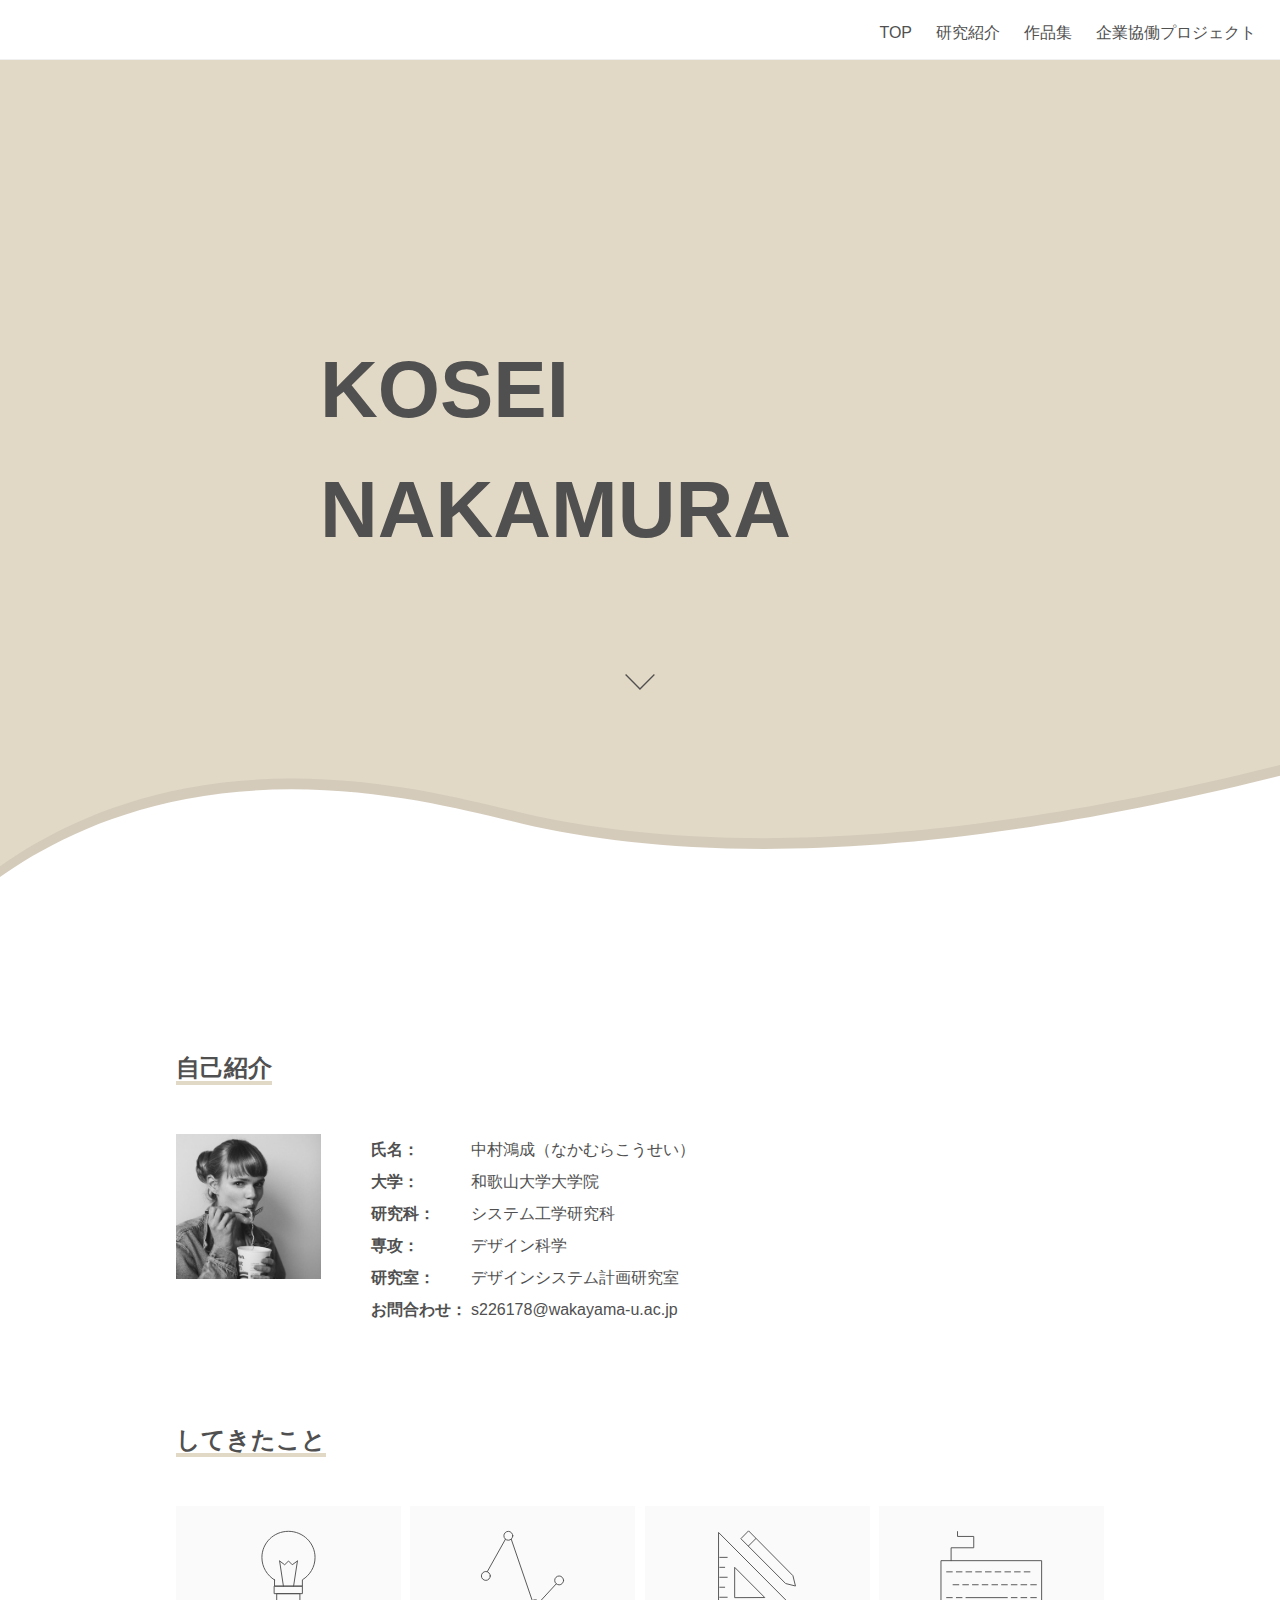
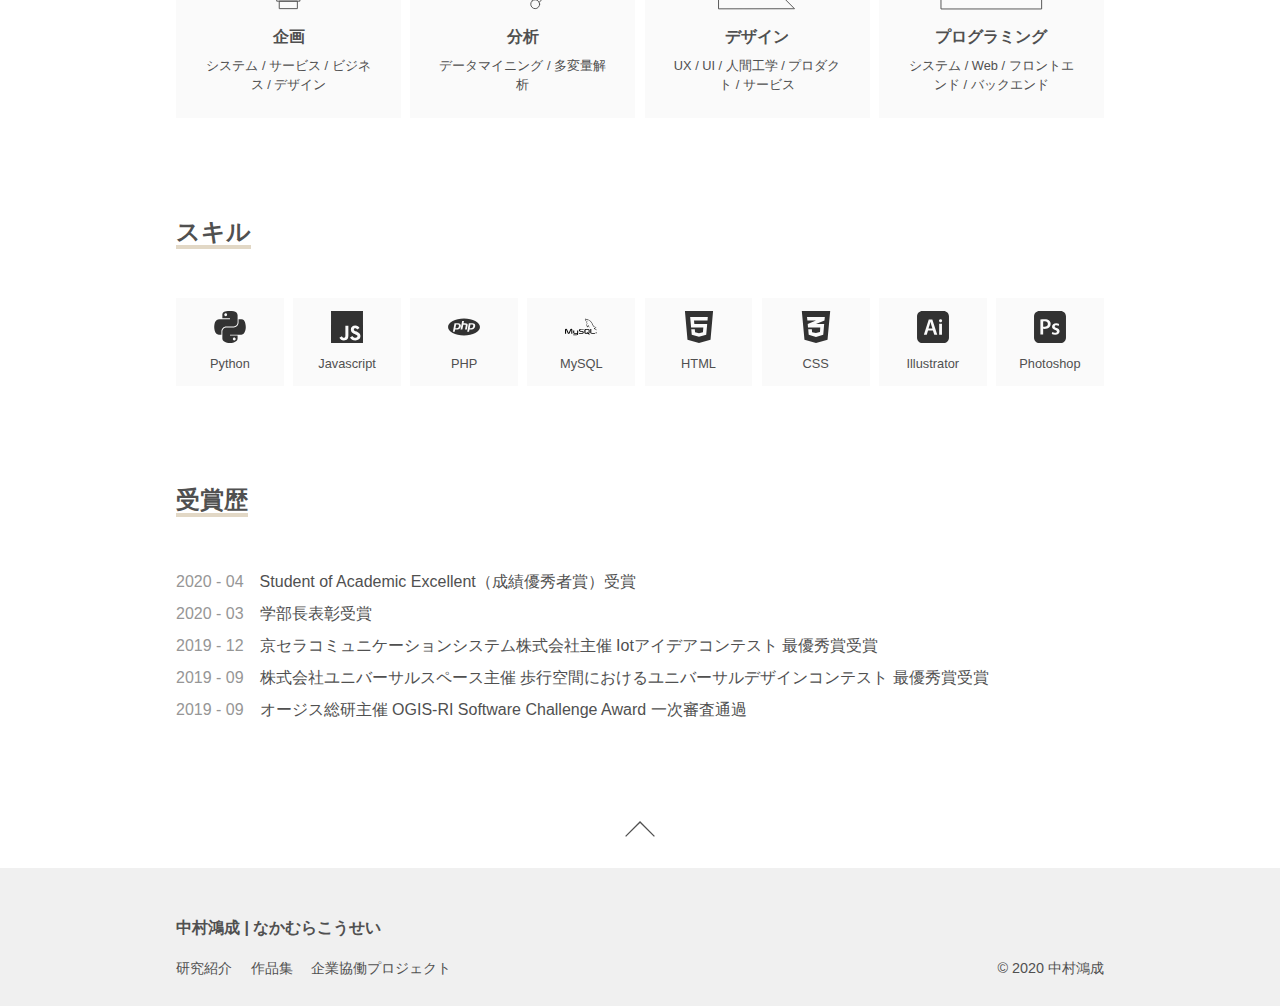
<file: 中村鴻成/index.html>
<!DOCTYPE html>
<html lang="ja">
  <head>
    <meta charset="UTF-8">
  	<meta name="viewport" content="width=device-width, initial-scale=1.0">
  	<meta http-equiv="X-UA-Compatible" content="ie=edge">
    <title>中村鴻成</title>
    <link rel="stylesheet" href="common.css">
    <link rel="stylesheet" href="main.css">
  </head>
  <body>
    <div id="nav">
    	<a href="#"><p class="nameicon bold">中村鴻成</p></a>
    	<nav>
    	  <ul>
    	    <li><a href="#">TOP</a></li>
    	    <li><a href="#">研究紹介</a></li>
    	    <li><a href="works.html">作品集</a></li>
    	    <li><a href="#">企業協働プロジェクト</a></li>
    	  </ul>
    	</nav>
    	<div id="burger">
    		<span></span>
    		<span></span>
    	</div>
    </div>
    <div id="header">
      <p class="bold myname">KOSEI NAKAMURA</p>
    </div>
    <div id="container">
      <img class="wave1" src="icon/wave.svg" alt="矢印のアイコン">
      <a href="#top" id="arrow"><img src="icon/arrow.svg" alt="矢印のアイコン"></a>
      <div class="white">
        <div class="about" id="top">
          <h1 class="bold"><b>自己紹介</b></h1>
          <div id="about-inner1" class="clearfix">
            <img src="img/profile.jpg" alt="プロフィール画像">
            <table>
              <tr><th scope="row" class="bold">氏名：</th><td>中村鴻成（なかむらこうせい）</td></tr>
              <tr><th scope="row" class="bold">大学：</th><td>和歌山大学大学院</td></tr>
              <tr><th scope="row" class="bold">研究科：</th><td>システム工学研究科</td></tr>
              <tr><th scope="row" class="bold">専攻：</th><td>デザイン科学</td></tr>
              <tr><th scope="row" class="bold">研究室：</th><td>デザインシステム計画研究室</td></tr>
              <tr><th scope="row" class="bold">お問合わせ：</th><td>s226178@wakayama-u.ac.jp</td></tr>
            </table>
          </div>
          <h1 class="bold"><b>してきたこと</b></h1>
          <div id="about-inner2" class="clearfix">
            <div class="done-list">
              <img src="icon/planning.svg" alt="企画のアイコン">
              <div class="list-in">
                <p class="bold">企画</p>
                <p class="done-list-d">システム / サービス / ビジネス / デザイン</p>
              </div>
            </div>
            <div class="done-list">
              <img src="icon/analysis.svg" alt="分析のアイコン">
              <div class="list-in">
                <p class="bold">分析</p>
                <p class="done-list-d">データマイニング / 多変量解析</p>
              </div>
            </div>
            <div class="done-list">
              <img src="icon/design.svg" alt="デザインのアイコン">
              <div class="list-in">
                <p class="bold">デザイン</p>
                <p class="done-list-d">UX / UI / 人間工学 / プロダクト / サービス</p>
              </div>
            </div>
            <div class="done-list">
              <img src="icon/programming.svg" alt="プログラミングのアイコン">
              <div class="list-in">
                <p class="bold">プログラミング</p>
                  <p class="done-list-d">システム / Web / フロントエンド / バックエンド</p>
              </div>
            </div>
          </div>
          <h1 class="bold"><b>スキル</b></h1>
          <div id="about-inner3" class="clearfix">
            <div class="soft-icon"><img src="soft-icon/Python.svg" alt="Pythonのアイコン"><p>Python</p></div>
            <div class="soft-icon"><img src="soft-icon/Javascript.svg" alt="Javascriptのアイコン"><p>Javascript</p></div>
            <div class="soft-icon"><img src="soft-icon/PHP.svg" alt="PHPのアイコン"><p>PHP</p></div>
            <div class="soft-icon"><img src="soft-icon/MySQL.svg" alt="MySQLのアイコン"><p>MySQL</p></div>
            <div class="soft-icon"><img src="soft-icon/HTML.svg" alt="HTMLのアイコン"><p>HTML</p></div>
            <div class="soft-icon"><img src="soft-icon/CSS.svg" alt="CSSのアイコン"><p>CSS</p></div>
            <div class="soft-icon"><img src="soft-icon/Illustrator.svg" alt="Illustratorのアイコン"><p>Illustrator</p></div>
            <div class="soft-icon"><img src="soft-icon/Photoshop.svg" alt="Photoshopのアイコン"><p>Photoshop</p></div>
          </div>
          <h1 class="bold"><b>受賞歴</b></h1>
          <div id="about-inner4">
            <div class="clearfix">
              <p class="award-date">2020 - 04</p>
              <p class="award-name">Student of Academic Excellent（成績優秀者賞）受賞</p>
            </div>
            <div class="clearfix">
              <p class="award-date">2020 - 03</p>
              <p class="award-name">学部長表彰受賞</p>
            </div>
            <div class="clearfix">
              <p class="award-date">2019 - 12</p>
              <p class="award-name">京セラコミュニケーションシステム株式会社主催 Iotアイデアコンテスト 最優秀賞受賞</p>
            </div>
            <div class="clearfix">
              <p class="award-date">2019 - 09</p>
              <p class="award-name">株式会社ユニバーサルスペース主催 歩行空間におけるユニバーサルデザインコンテスト 最優秀賞受賞</p>
            </div>
            <div class="clearfix">
              <p class="award-date">2019 - 09</p>
              <p class="award-name">オージス総研主催 OGIS-RI Software Challenge Award 一次審査通過</p>
            </div>
          </div>
        </div>
      </div>
      <div id="footer">
        <a href="#top"><img src="icon/arrow.svg" alt="矢印のアイコン"></a>
        <div class="footer">
          <p class="bold">中村鴻成 | なかむらこうせい</p>
          <ul>
            <li><a href="#">研究紹介</a></li>
            <li><a href="works.html">作品集</a></li>
            <li><a href="#">企業協働プロジェクト</a></li>
          </ul>
          <p class="c">© 2020 中村鴻成</p>
        </div>
      </div>
    </div>

  <script src="jquery.js"></script>
  <script type="text/javascript" src="function.js"></script>
  </body>
</html>
</file>
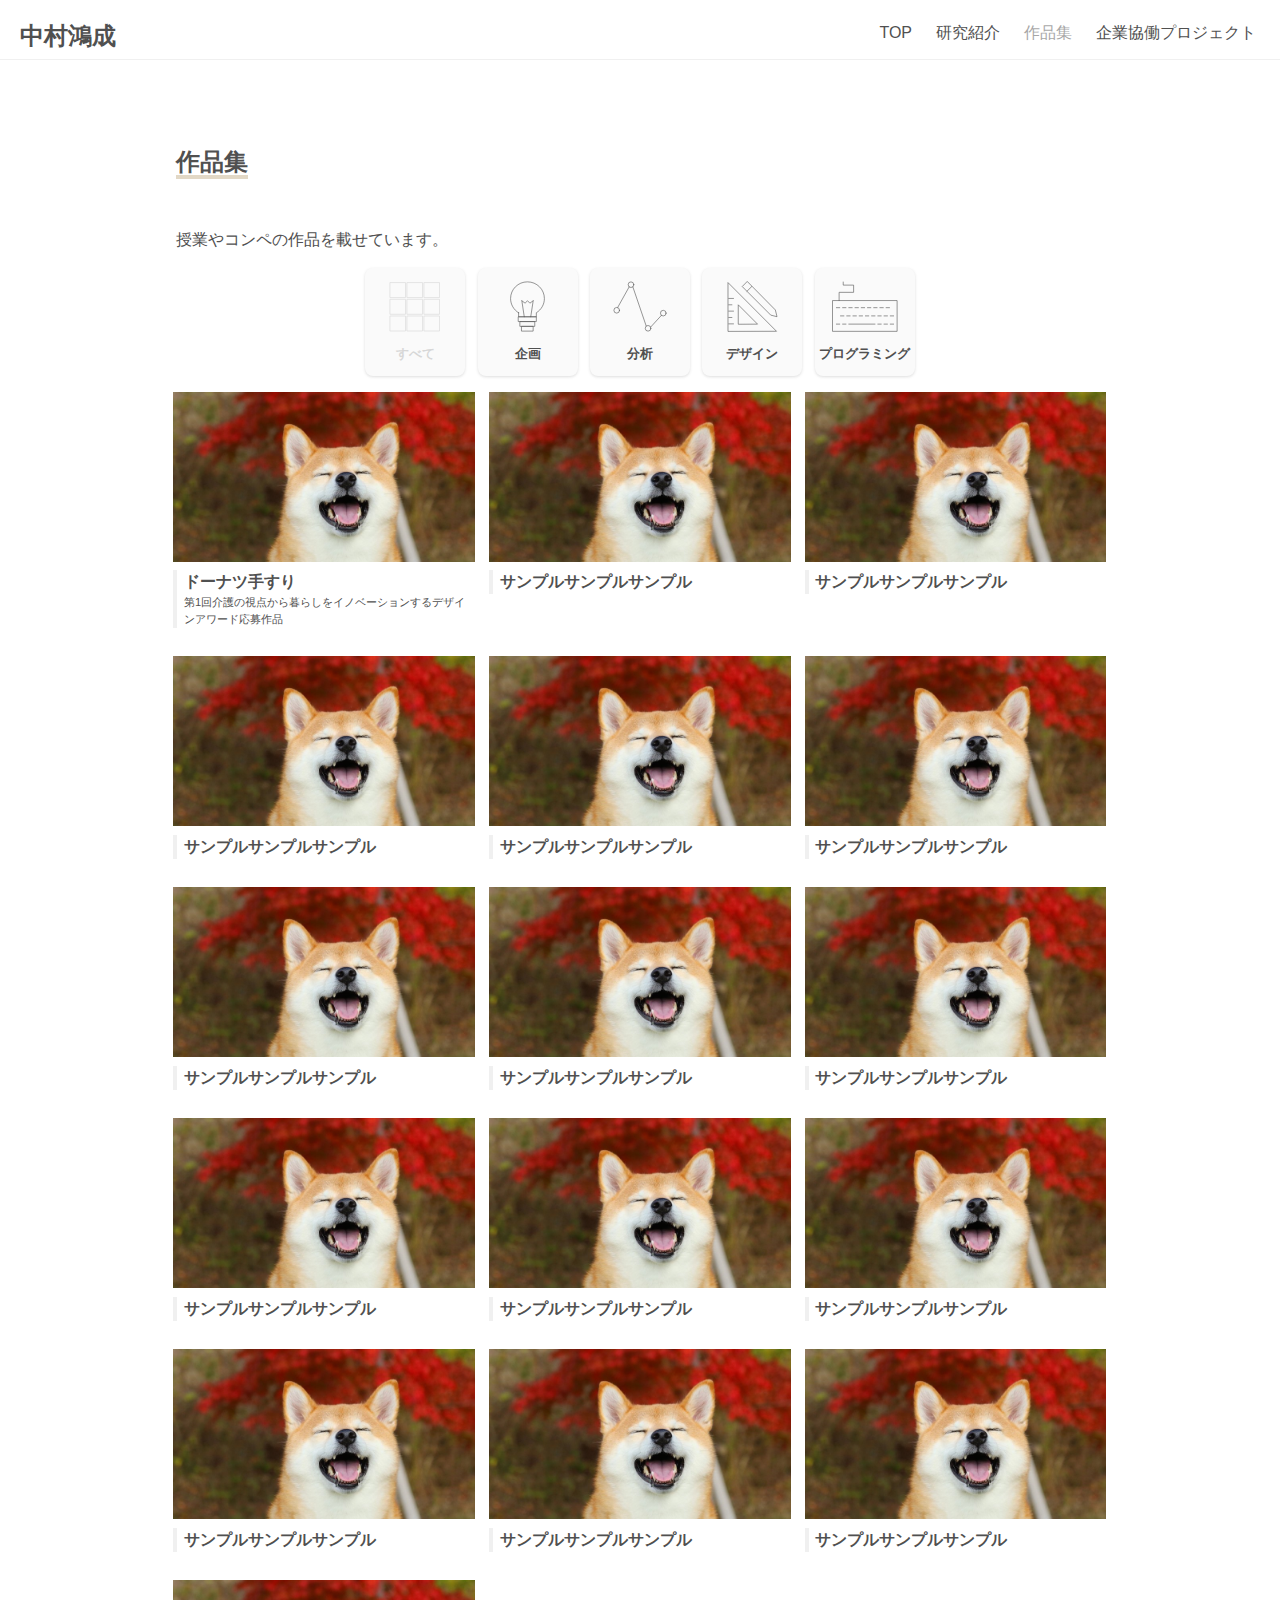
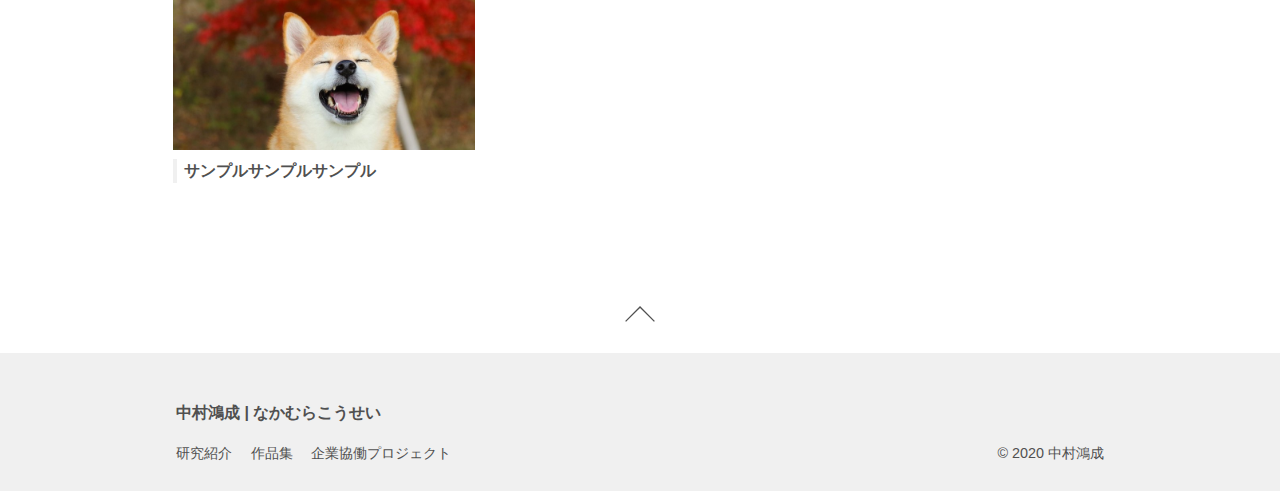
<file: 中村鴻成/works.html>
<!DOCTYPE html>
<html lang="ja">
  <head>
    <meta charset="UTF-8">
  	<meta name="viewport" content="width=device-width, initial-scale=1.0">
  	<meta http-equiv="X-UA-Compatible" content="ie=edge">
    <title>中村鴻成</title>
    <link rel="stylesheet" href="common.css">
    <link rel="stylesheet" href="main.css">
  </head>
  <body>
    <div id="nav">
    	<a href="index.html"><p class="nameicon bold">中村鴻成</p></a>
    	<nav>
    	  <ul>
    	    <li><a href="index.html">TOP</a></li>
    	    <li><a href="#">研究紹介</a></li>
    	    <li><a href="#" class='opacity'>作品集</a></li>
    	    <li><a href="#">企業協働プロジェクト</a></li>
    	  </ul>
    	</nav>
    	<div id="burger">
    		<span></span>
    		<span></span>
    	</div>
    </div>
    <div id="container2">
      <div class="about">
        <h1 class="bold"><b>作品集</b></h1>
        <p>授業やコンペの作品を載せています。</p>
      </div>
      <div class="selector">
        <ul id="work-type" class="bold">
          <li><a href="" class="all wtc" data-filter="all"><img src="icon/all.svg" alt="すべてのアイコン"><p>すべて</p></a></li>
          <li><a href="" class="planning wtc" data-filter="planning"><img src="icon/planning.svg" alt="企画のアイコン"><p>企画</p></a></li>
          <li><a href="" class="analysis wtc" data-filter="analysis"><img src="icon/analysis.svg" alt="分析のアイコン"><p>分析</p></a></li>
          <li><a href="" class="design wtc" data-filter="design"><img src="icon/design.svg" alt="デザインのアイコン"><p>デザイン</p></a></li>
          <li><a href="" class="programming wtc" data-filter="programming"><img src="icon/programming.svg" alt="プログラミングのアイコン"><p>プログラミング</p></a></li>
        </ul>
      </div>
      <div id="works">
        <a href="works/01.html" class="work planning analysis" data-category="planning analysis">
          <img src="sample.jpg" alt="見出し画像">
          <div class="list-in">
            <p class="bold">ドーナツ手すり</p>
            <p class="explain">第1回介護の視点から暮らしをイノベーションするデザインアワード応募作品</p>
          </div>
        </a>
        <div class="work analysis" data-category="analysis">
          <img src="sample.jpg" alt="見出し画像">
          <div class="list-in bold">
            <p>サンプルサンプルサンプル</p>
          </div>
        </div>
        <div class="work design" data-category="design">
          <img src="sample.jpg" alt="見出し画像">
          <div class="list-in bold">
            <p>サンプルサンプルサンプル</p>
          </div>
        </div>
        <div class="work programming" data-category="programming">
          <img src="sample.jpg" alt="見出し画像">
          <div class="list-in bold">
            <p>サンプルサンプルサンプル</p>
          </div>
        </div>
        <div class="work planning analysis" data-category="planning analysis">
          <img src="sample.jpg" alt="見出し画像">
          <div class="list-in bold">
            <p>サンプルサンプルサンプル</p>
          </div>
        </div>
        <div class="work analysis" data-category="analysis">
          <img src="sample.jpg" alt="見出し画像">
          <div class="list-in bold">
            <p>サンプルサンプルサンプル</p>
          </div>
        </div>
        <div class="work design" data-category="design">
          <img src="sample.jpg" alt="見出し画像">
          <div class="list-in bold">
            <p>サンプルサンプルサンプル</p>
          </div>
        </div>
        <div class="work programming" data-category="programming">
          <img src="sample.jpg" alt="見出し画像">
          <div class="list-in bold">
            <p>サンプルサンプルサンプル</p>
          </div>
        </div>
        <div class="work planning analysis" data-category="planning analysis">
          <img src="sample.jpg" alt="見出し画像">
          <div class="list-in bold">
            <p>サンプルサンプルサンプル</p>
          </div>
        </div>
        <div class="work analysis" data-category="analysis">
          <img src="sample.jpg" alt="見出し画像">
          <div class="list-in bold">
            <p>サンプルサンプルサンプル</p>
          </div>
        </div>
        <div class="work design" data-category="design">
          <img src="sample.jpg" alt="見出し画像">
          <div class="list-in bold">
            <p>サンプルサンプルサンプル</p>
          </div>
        </div>
        <div class="work programming" data-category="programming">
          <img src="sample.jpg" alt="見出し画像">
          <div class="list-in bold">
            <p>サンプルサンプルサンプル</p>
          </div>
        </div>
        <div class="work planning analysis" data-category="planning analysis">
          <img src="sample.jpg" alt="見出し画像">
          <div class="list-in bold">
            <p>サンプルサンプルサンプル</p>
          </div>
        </div>
        <div class="work analysis" data-category="analysis">
          <img src="sample.jpg" alt="見出し画像">
          <div class="list-in bold">
            <p>サンプルサンプルサンプル</p>
          </div>
        </div>
        <div class="work design" data-category="design">
          <img src="sample.jpg" alt="見出し画像">
          <div class="list-in bold">
            <p>サンプルサンプルサンプル</p>
          </div>
        </div>
        <div class="work programming" data-category="programming">
          <img src="sample.jpg" alt="見出し画像">
          <div class="list-in bold">
            <p>サンプルサンプルサンプル</p>
          </div>
        </div>
      </div>
      <div id="footer">
        <a href="#top"><img src="icon/arrow.svg" alt="矢印のアイコン"></a>
        <div class="footer">
          <p class="bold">中村鴻成 | なかむらこうせい</p>
          <ul>
            <li><a href="#">研究紹介</a></li>
            <li><a href="works.html">作品集</a></li>
            <li><a href="#">企業協働プロジェクト</a></li>
          </ul>
          <p class="c">© 2020 中村鴻成</p>
        </div>
      </div>
    </div>

  <script src="jquery.js"></script>
  <script type="text/javascript" src="function.js"></script>
  </body>
</html>
</file>
<file: 中村鴻成/common.css>
html, body, div, span, object, iframe,
h1, h2, h3, h4, h5, h6, p, blockquote, pre,
abbr, address, cite, code,
del, dfn, em, img, ins, kbd, q, samp,
small, strong, sub, sup, var,
b, i,
dl, dt, dd, ol, ul, li,
fieldset, form, label, legend,
table, caption, tbody, tfoot, thead, tr, th, td,
article, aside, canvas, details, figcaption, figure,
footer, header, hgroup, menu, nav, section, summary,
time, mark, audio, video {
    margin:0;
    padding:0;
    border:0;
    outline:0;
    font-size:100%;
    vertical-align:baseline;
    background:transparent;
}

body {
    line-height:1;
}

article,aside,details,figcaption,figure,
footer,header,hgroup,menu,nav,section {
    display:block;
}

nav ul {
    list-style:none;
}

blockquote, q {
    quotes:none;
}

blockquote:before, blockquote:after,
q:before, q:after {
    content:'';
    content:none;
}

a {
    margin:0;
    padding:0;
    font-size:100%;
    vertical-align:baseline;
    background:transparent;
}

/* change colours to suit your needs */
ins {
    background-color:#ff9;
    color:#000;
    text-decoration:none;
}

/* change colours to suit your needs */
mark {
    background-color:#ff9;
    color:#000;
    font-style:italic;
    font-weight:bold;
}

del {
    text-decoration: line-through;
}

abbr[title], dfn[title] {
    border-bottom:1px dotted;
    cursor:help;
}

table {
    border-collapse:collapse;
    border-spacing:0;
}

/* change border colour to suit your needs */
hr {
    display:block;
    height:1px;
    border:0;
    border-top:1px solid #cccccc;
    margin:1em 0;
    padding:0;
}

input, select {
    vertical-align:middle;
}
/************************************************************************************************/
* {
  font-family: "游ゴシック体", YuGothic, "游ゴシック Medium", "Yu Gothic Medium", "游ゴシック", "Yu Gothic", sans-serif;
  color: rgb(80, 80, 80);
  font-size: 1.1em;
  text-decoration: none;
	list-style-type: none;
  line-height: 1.5em;
}

.bold{
  font-family: "游ゴシック体", YuGothic, "游ゴシック", "Yu Gothic", sans-serif;
  font-weight: bold;
}

.normal{
  font-family: "游ゴシック体", YuGothic, "游ゴシック Medium", "Yu Gothic Medium", "游ゴシック", "Yu Gothic", sans-serif;
  font-weight: normal;
}

.clearfix:after{
	content: "";
	clear: both;
	display: block;
}

.opacity {
  opacity: .5;
}

h1 {
  padding: 4em 0 2em 0;
  font-size: 1.5em;
}

a {
  transition: .2s;
}

a:hover {
  opacity: 0.7;
}

#nav {
  width: 100%;
  height: 3.7em;
  position: fixed;
  top: 0;
  left: 0;
  transition: .5s;
  z-index: 999;
  display: flex;
  background-color: white;
  border-bottom: 1px rgb(240, 240, 240) solid;
}
#nav a {
  z-index: 1;
}
#nav nav {
  width: 100%;
  height: 100%;
  position: absolute;
  top: 1.3em;
  right: 0.5em;
}
#nav nav ul {
  display: flex;
	flex-flow: row;
	justify-content: flex-end;
	margin: 0;
}
#nav nav ul li a {
  display: block;
  padding: 0 1em 0 0.5em;
}

#burger {
  position: absolute;
  top: 1.5em;
  right: 1.5em;
  width: 2em;
  height: 0.7em;
  cursor: pointer;
  z-index: 2;
}
#burger span {
  position: absolute;
  left: 0;
  width: 100%;
  height: 2px;
  background-color: rgb(80, 80, 80);
  border-radius: 4px;
}
#burger, #burger span {
  display: none;
  transition: all .5s;
  box-sizing: border-box;
}
#burger span:nth-of-type(1) {
  top: 0;
}
#burger span:nth-of-type(2) {
  bottom: 0;
}

#burger.active span:nth-of-type(1) {
  -webkit-transform: translateY(0.3em) rotate(45deg);
  transform: translateY(0.3em) rotate(45deg);
}
#burger.active span:nth-of-type(2) {
  -webkit-transform: translateY(-0.3em) rotate(-45deg);
  transform: translateY(-0.3em) rotate(-45deg);
}

.nameicon {
  font-size: 1.5em;
  position: absolute;
  top: 1.1rem;
  left: 1.25rem;
  display: none;
}

.footer {
  width: 1024px;
  margin: 0 auto;
  padding: 3em;
  box-sizing: border-box;
}

#footer {
  width: 100%;
  background-color: rgb(240, 240, 240);
  position: absolute;
  bottom: 0;
}
#footer img {
  width: 30px;
  position: absolute;
  top: -3em;
  left: 50%;
  transform: translateX(-50%) rotate(180deg);
  -webkit-transform: translateX(-50%) rotate(180deg);
  -ms-transform: translateX(-50%) rotate(180deg);
}
#footer ul {
  margin-top: 2%;
}
#footer ul li{
  float: left;
  font-size: .9em;
  margin: 0 2% 0 0;
}

.c {
  float: right;
  font-size: .9em;
}


@media screen and (max-width: 1024px) {
  .footer {
    width: 100%;
  }
  #footer li {
    margin: 0 2% 0 0;
  }
}

@media screen and (max-width: 896px) {
  #nav nav {
    width: 100%;
    height: auto;
    text-align: left;
    display: none;
    position: fixed;
    top: 3.7em;
    left: 0;
    z-index: 1;
  }
  #nav nav ul {
    box-sizing: border-box;
    padding: 1em 0;
    width: 100%;
    flex-flow: column;
    background-color: white;
  }
  #nav nav ul li {
    box-sizing: border-box;
    width: 100%;
    padding: 0 0.8em;
  }
  #nav nav ul li a {
    padding: 1em;
  }

  #burger, #burger span {
    display: inline-block;
  }

  .nameicon {
    left: 1.3rem;
  }
}

@media screen and (max-width: 500px) {
  .footer {
    padding: 1.5em;
  }

  .c {
    margin-top: 4em;
    float: none;
    text-align: center;
  }
}
</file>
<file: 中村鴻成/main.css>
b {
  border-bottom: .2em rgb(226, 216, 198) solid;
}

#header {
  width: 100%;
  height: 100%;
  background-color: rgb(226, 216, 198);
  position: fixed;
  top: 0;
  z-index: 2;
}
#arrow {
  width: 30px;
  position: absolute;
  top: -5%;
  left: 50%;
  transform: translateX(-50%);
  -webkit-transform: translateX(-50%);
  -ms-transform: translateX(-50%);
}

.myname {
  font-size: 5em;
  position: absolute;
  top: 50%;
  left: 50%;
  transform: translate(-50%, -50%);
  -webkit-transform: translate(-50%, -50%);
  -ms-transform: translate(-50%, -50%);
}

#container {
  margin-top: 85vh;
  width: 100%;
  position: absolute;
  z-index: 111;
}
.about {
  width: 1024px;
  margin: 0 auto;
  padding: 3em 3em 17.5em 3em;
  box-sizing: border-box;
}

.selector {
  width: 1024px;
  margin: 0 auto;
  text-align: center;
  padding: 0 3em;
  box-sizing: border-box;
}

#container2 {
  width: 100%;
  background-color: rgb(255, 255, 255);
  position: relative;
  min-height: 100vh;
}
#container2 .about{
  padding-bottom: 0;
}

#about-inner1 img {
  width: 145px;
  height: 145px;
  object-fit: cover;
  float: left;
}
#about-inner1 table {
  height: 150px;
  margin: 0 0 0 50px;
  text-align: left;
  float: left;
}
#about-inner1 th {
  padding: 0.25em 0;
  width: 100px;
}
#work-type {
  margin: 4.5em 0 3em 0;
  overflow-x: auto;
  white-space: nowrap;
  -webkit-overflow-scrolling: touch;
  height: auto;
  padding: 1em 0;
  box-sizing: border-box;
  width: auto;
  margin: 0 auto;
}
#work-type p {
  margin: 0 0 1em 0;
}
#work-type img {
  height: 4em;
  margin: 1em 0 .5em 0;
}
#work-type li {
  display: inline-block;
  text-align: center;
  width: 100px;
  -webkit-box-shadow: 0 1px 3px 0 rgba(88, 88, 88, 0.2);
  box-shadow: 0 1px 3px 0 rgba(88, 88, 88, 0.2);
  background-color: rgb(250, 250, 250);
  border-radius: .5em;
  margin-right: .5em;
}
#work-type li:nth-last-child(1) {
  margin-right: 0;
}
#work-type li a {
  display: block;
  font-size: .8em;
}

#works {
  width: 1024px;
  margin: 0 auto;
  display: flex;
  flex-wrap: wrap;
  padding: 0 -webkit-calc(3em - 0.75%) 17.5em -webkit-calc(3em - 0.75%);
  padding: 0 calc(3em - 0.75%) 17.5em calc(3em - 0.75%);
  box-sizing: border-box;
}
.work {
  width: 31.83333%;
  width: -webkit-calc(95.5% / 3);
  width: calc(95.5% / 3);
  margin: 0 0.75% 3% 0.75%;
}
.work img {
  width: 100%;
  height: 170px;
  object-fit: cover;
}

.award-date {
  float: left;
  margin: 0.25em 1em 0.25em 0;
  color: rgb(150, 150, 150);
}

.award-name {
  float: left;
  margin: 0.25em 1em 0.25em 0;
}

#about-inner2 {
  display: flex;
  justify-content: start;
}
.done-list {
  width:  24.25%;
  background-color: rgb(250, 250, 250);
  text-align: center;
  margin-right: 1%;
  padding: 1.5em;
  box-sizing: border-box;
}
.done-list:nth-child(4) {
  margin-right: 0;
}
.done-list img{
  height: 5em;
}

.list-in {
  width: 100%;
  height: auto;
  box-sizing: border-box;
  margin-top: .5em;
}

#works .list-in {
  border-left: 4px rgb(240, 240, 240) solid;
  padding: 0 .4em;
  margin-top: .1em;
}

.done-list-d {
  margin-top: .5em;
  font-size: .8em;
}

#about-inner3 {
  display: flex;
  justify-content: start;
}

.soft-icon {
  width: 11.625%;
  margin-right: 1%;
  background-color: rgb(250, 250, 250);
  text-align: center;
  padding: 1em 0;
  font-size: 0.9em;
}
.soft-icon {
  font-size: .8em;
}
.soft-icon img {
  height: 2.5em;
  margin-bottom: 0.5em;
}
.soft-icon:nth-child(8) {
  margin-right: 0;
}

.explain {
  font-size: .7em;
}

.all {
  opacity: .2;
}

.wave1 {
  vertical-align: top;
  margin-bottom: -.1em;
}

.white {
  background-color: white;
}

@media screen and (max-width: 1024px) {
  .about, #works, .selector {
    width: 100%;
  }
}

@media screen and (max-width: 896px) {
  .work {
    width: 48%;
    margin: 0 1% 4% 1%;
  }
  .award-date {
    float: none;
    font-size: 0.8em;
    margin: 0 0 0.1em 0;
  }

  .award-name {
    float: none;
    margin: 0 0 0.4em 0;
  }
  #about-inner1 img {
    float: none;
    display: block;
    margin: 0 auto 2% auto;
  }

  #about-inner1 table {
    float: none;
    margin: 0 0 0 0;
  }

  #about-inner2 {
    flex-wrap: wrap;
  }
  .done-list {
    width:  49%;
    margin: 0 2% 2% 0;
  }
  .done-list:nth-child(2) {
    margin-right: 0;
  }

  #about-inner3 {
    flex-wrap: wrap;
  }
  .soft-icon {
    width: 23.5%;
    margin: 0 2% 2% 0;
  }
  .soft-icon:nth-child(4) {
    margin-right: 0;
  }

}

@media screen and (max-width: 500px) {
  .myname {
    font-size: 5em;
    -webkit-writing-mode: vertical-rl;
    -ms-writing-mode: tb-rl;
    writing-mode: vertical-rl;
  }

  .work {
    width: 100%;
    margin: 0 0 1.5em 0;
  }

  h1 {
    text-align: center;
  }

  #works, .about {
    padding: 1.5em 1.5em 17.5em 1.5em;
  }

  .selector {
    padding: 0 0 0 0;
  }
  #work-type li:nth-last-child(1) {
    margin-right: 1.5em;
  }
  #work-type li:nth-child(1) {
    margin-left: 1.5em;
  }
}
</file>
